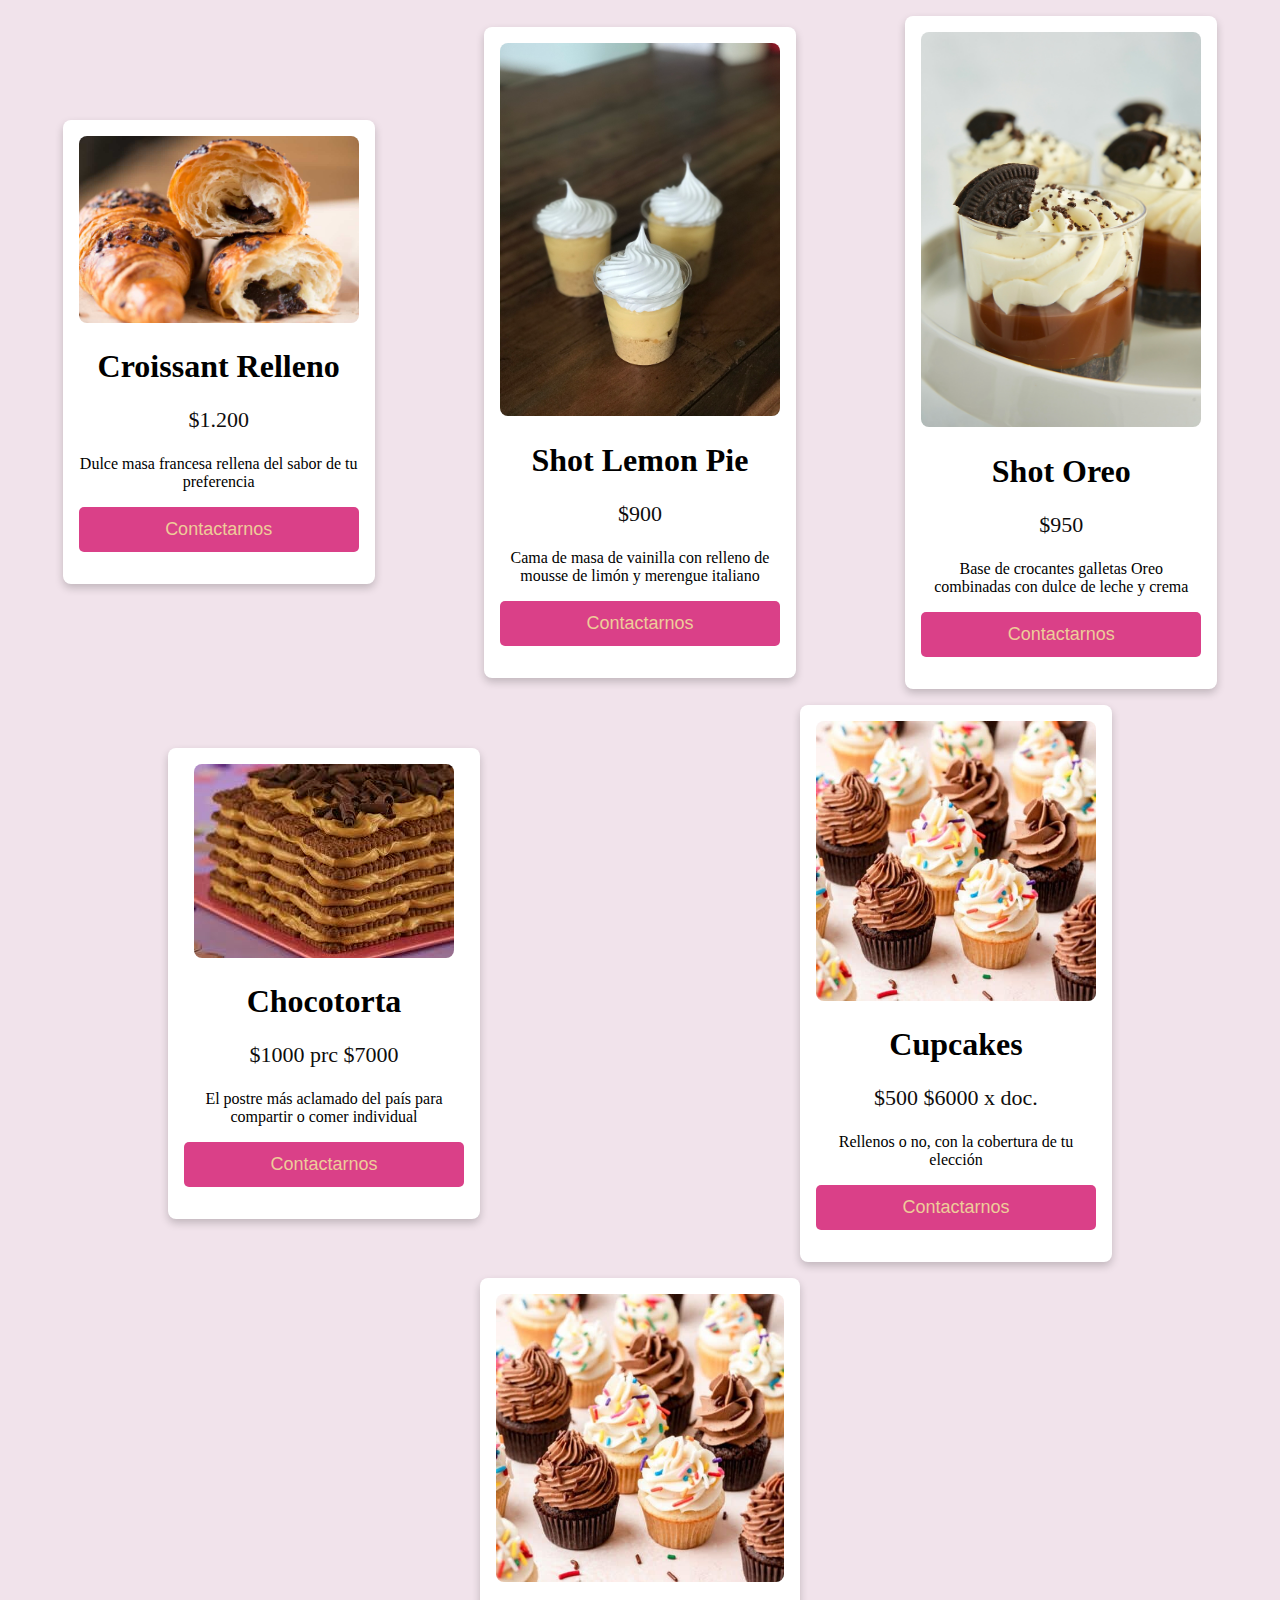
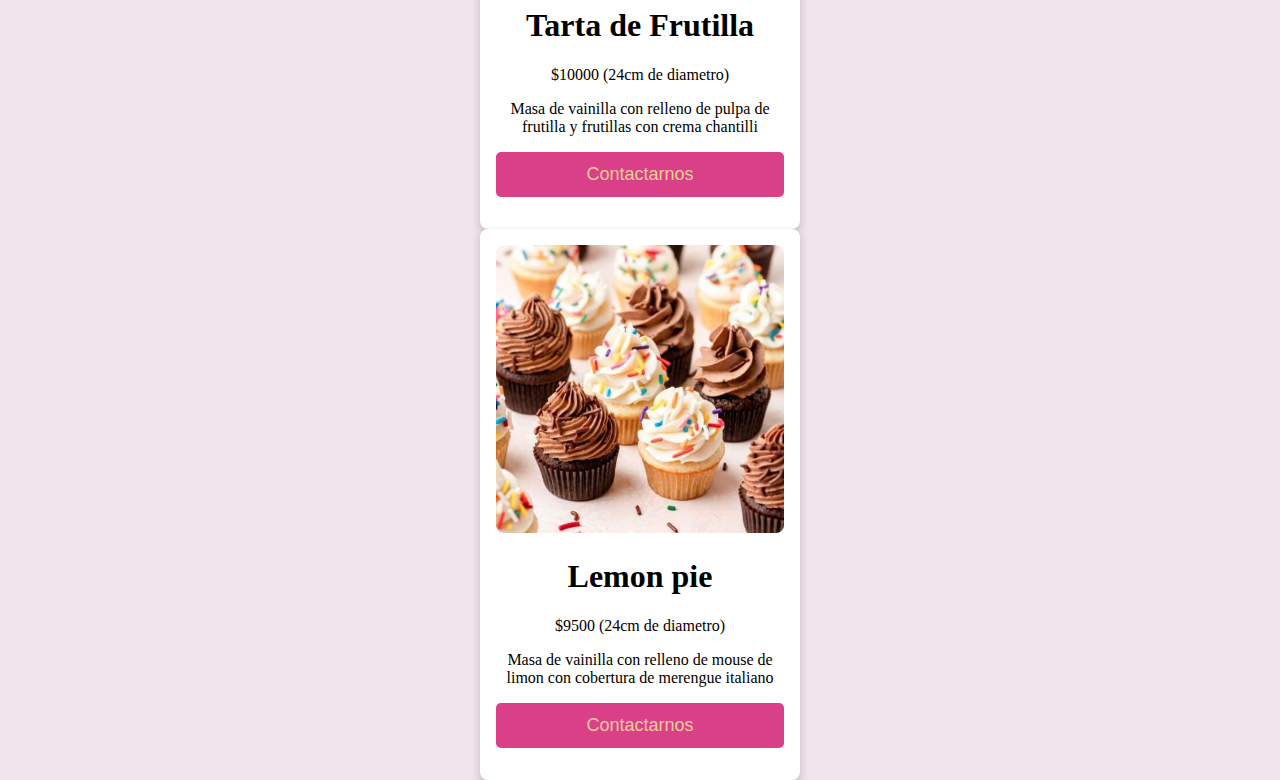
<file: index.html>
<!DOCTYPE html>
<html lang="es">
<head>
<meta charset="UTF-8">
<meta name="viewport" content="width=device-width, initial-scale=1.0">
<title>Catálogo de Productos</title>
<link rel="stylesheet" href="style.css">
</head>
<body>
    <div class="container">
        <div class="producto">
            <img src="assets/croissant.jpg" alt="Croissant Relleno">
            <h1>Croissant Relleno</h1>
            <p class="precio">$1.200</p>
            <p>Dulce masa francesa rellena del sabor de tu preferencia</p>
            <p><button>Contactarnos</button></p>
        </div>
        <div class="producto">
            <img src="assets/lemonpie.jpg" alt="Shot Lemon Pie">
            <h1>Shot Lemon Pie</h1>
            <p class="precio">$900</p>
            <p>Cama de masa de vainilla con relleno de mousse de limón y merengue italiano</p>
            <p><button>Contactarnos</button></p>
        </div>
        <div class="producto">
            <img src="assets/shotoreo.jpg" alt="Shot Oreo">
            <h1>Shot Oreo</h1>
            <p class="precio">$950</p>
            <p>Base de crocantes galletas Oreo combinadas con dulce de leche y crema</p>
            <p><button>Contactarnos</button></p>
        </div>
        <div class="producto">
            <img src="assets/chocotorta.jpg" alt="Chocotorta">
            <h1>Chocotorta</h1>
            <p class="precio">$1000 prc $7000</p>
            <p>El postre más aclamado del país para compartir o comer individual</p>
            <p><button>Contactarnos</button></p>
        </div>
        <div class="producto">
            <img src="assets/cupcake.jpg" alt="Cupcakes">
            <h1>Cupcakes</h1>
            <p class="precio">$500 $6000 x doc.</p>
            <p>Rellenos o no, con la cobertura de tu elección</p>
            <p><button>Contactarnos</button></p>
        </div>
      </div>
      <div class="producto">
        <img src="assets/cupcake.jpg" alt="img1"style="width:100%">
        <h1>Tarta de Frutilla</h1>
        <p class="Precio">$10000 (24cm de diametro)</p>
        <p>Masa de vainilla con relleno de pulpa de frutilla y frutillas con crema chantilli</p>
        <p><button>Contactarnos</button></p>
      </div>
      <div class="producto">
        <img src="assets/cupcake.jpg" alt="img1"style="width:100%">
        <h1>Lemon pie</h1>
        <p class="Precio">$9500 (24cm de diametro)</p>
        <p>Masa de vainilla con relleno de mouse de limon con cobertura de merengue italiano</p>
        <p><button>Contactarnos</button></p>
      </div>

    </div>
</body>
</html>
</file>
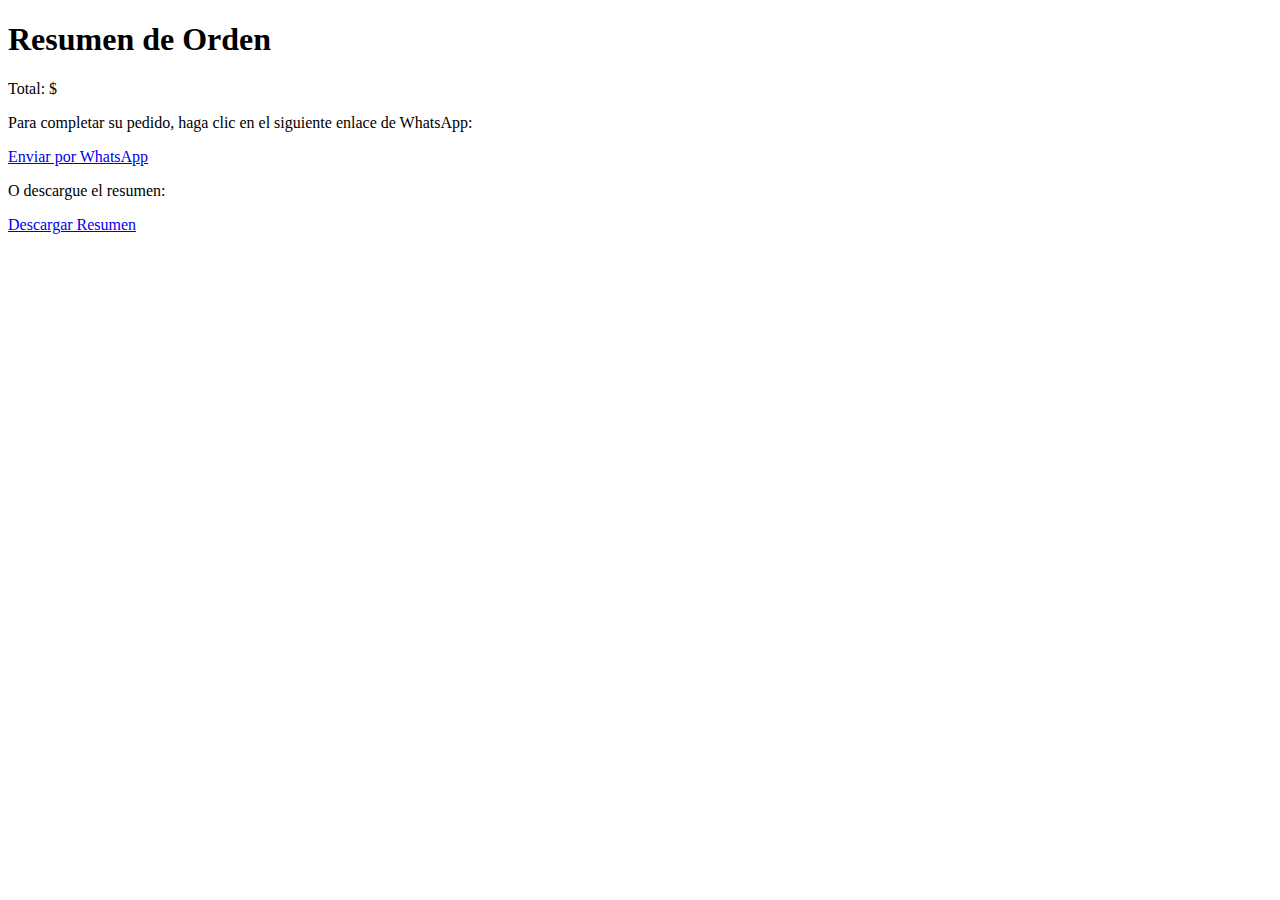
<file: galeria-de-productos-main/order-summary.html>
<!DOCTYPE html>
<html lang="es">
<head>
    <meta charset="UTF-8">
    <meta name="viewport" content="width=device-width, initial-scale=1.0">
    <title>Resumen de Orden</title>
</head>
<body>
    <h1>Resumen de Orden</h1>
    
    <ul id="order-items">
        <!-- Los items de la orden se añadirán aquí -->
    </ul>
    
    <p>Total: $<span id="order-total"></span></p>
    
    <p>Para completar su pedido, haga clic en el siguiente enlace de WhatsApp:</p>
    <a id="whatsapp-link" href="https://wa.me/">
        Enviar por WhatsApp
    </a>
    
    <p>O descargue el resumen:</p>
    <a id="download-link" href="#" download="resumen_pedido.txt">
        Descargar Resumen
    </a>

    <script src="order-scripts.js"></script>
</body>
</html>
</file>
<file: style.css>
body {
  font-family: 'Arial', sans-serif;
  background-color: rgb(241, 227, 235);
  margin: 0;
  padding: 0;
  box-sizing: border-box;
}

.container {
  display: flex;
  flex-wrap: wrap;
  justify-content: center;
  gap: 16px;
  padding: 16px;
}

.producto {
  box-shadow: 0 4px 8px 0 rgba(0, 0, 0, 0.2);
  max-width: 300px;
  width: calc(100% - 32px); /* default for small screens */
  margin: auto;
  text-align: center;
  font-family: 'Times New Roman', 'Brixton Sans', serif;
  background-color: #fff;
  padding: 16px;
  border-radius: 8px;
}

.producto img {
  max-width: 100%;
  height: auto;
  border-radius: 8px;
}

.precio {
  color: rgb(14, 13, 13);
  font-size: 22px;
}

.producto button {
  border: none;
  outline: 0;
  padding: 12px;
  color: rgb(238, 204, 153);
  background-color: rgb(218, 64, 136);
  text-align: center;
  cursor: pointer;
  width: 100%;
  font-size: 18px;
  border-radius: 5px;
  transition: opacity 0.3s;
}

.producto button:hover {
  opacity: 0.7;
}

@media (min-width: 600px) {
  .producto {
      width: calc(50% - 32px);
  }
}

@media (min-width: 900px) {
  .producto {
      width: calc(33.333% - 32px);
  }
}

@media (min-width: 1200px) {
  .producto {
      width: calc(25% - 32px);
  }
}
</file>
